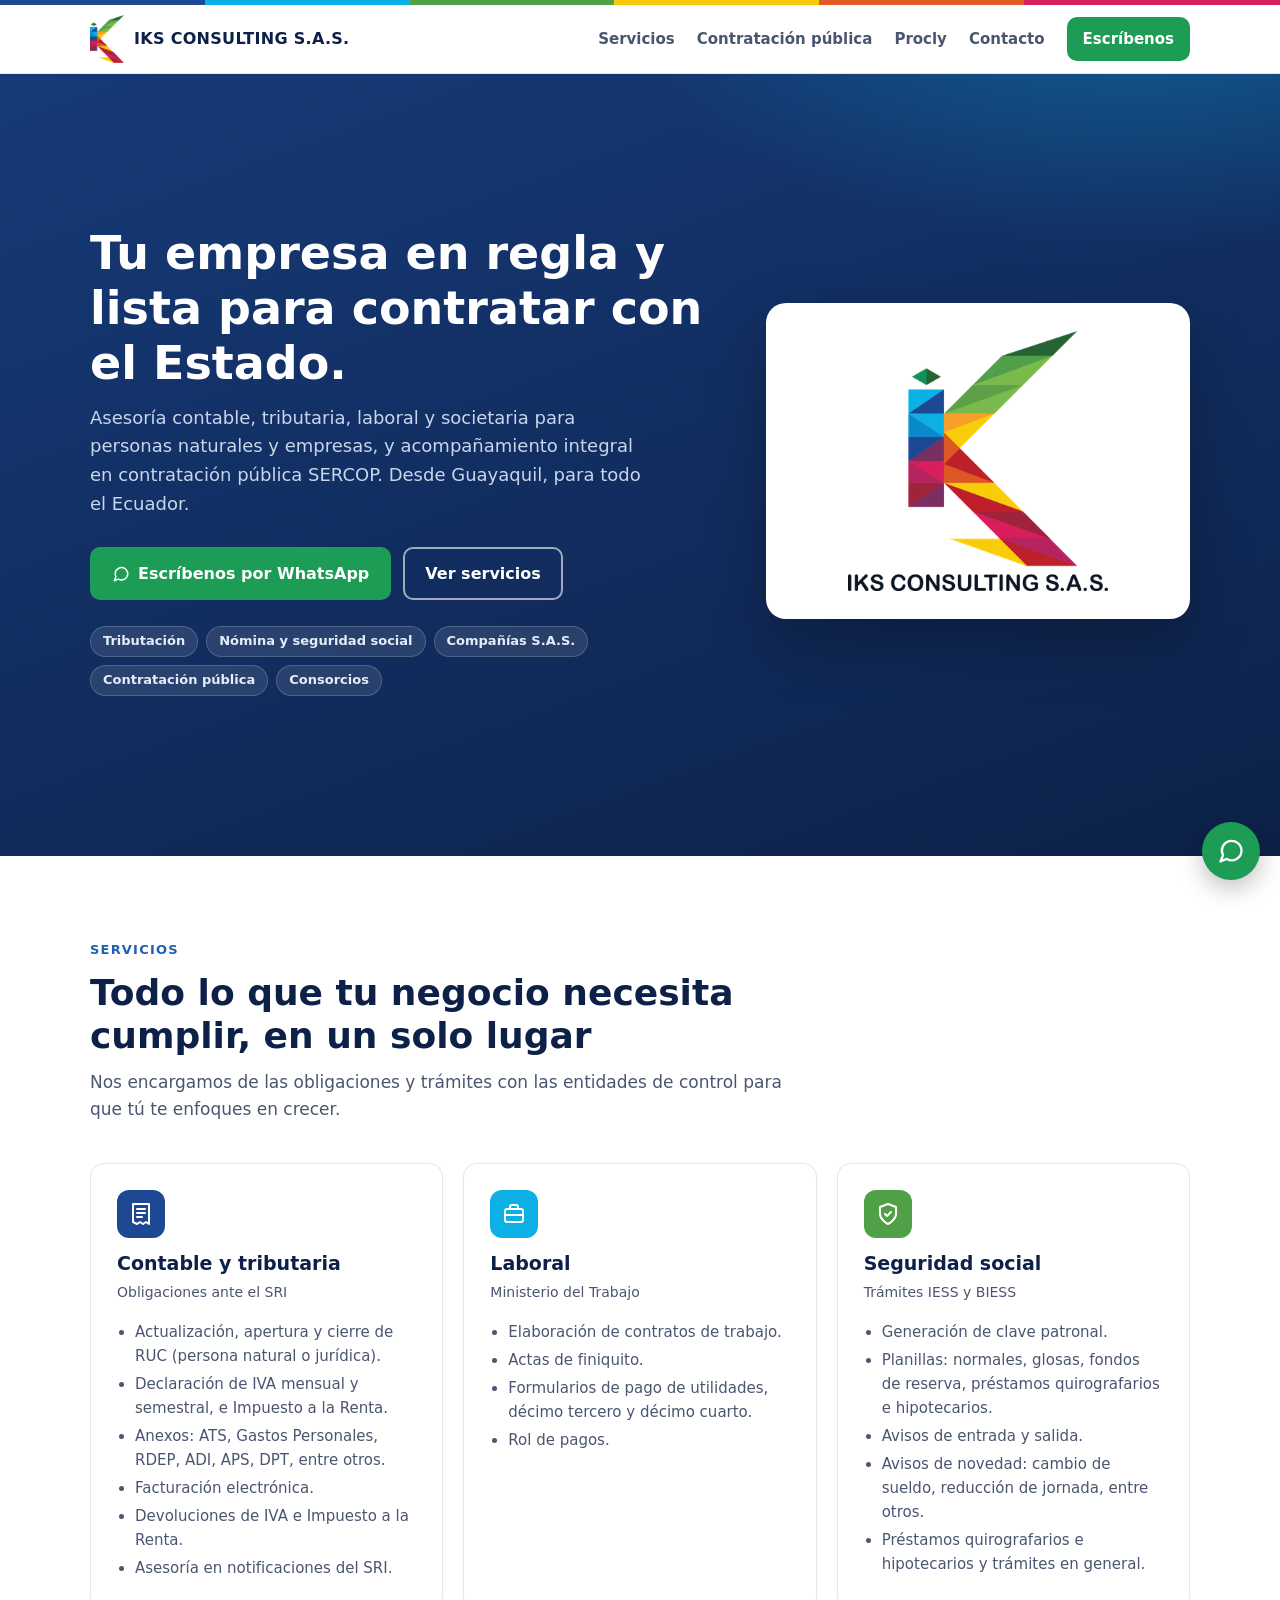
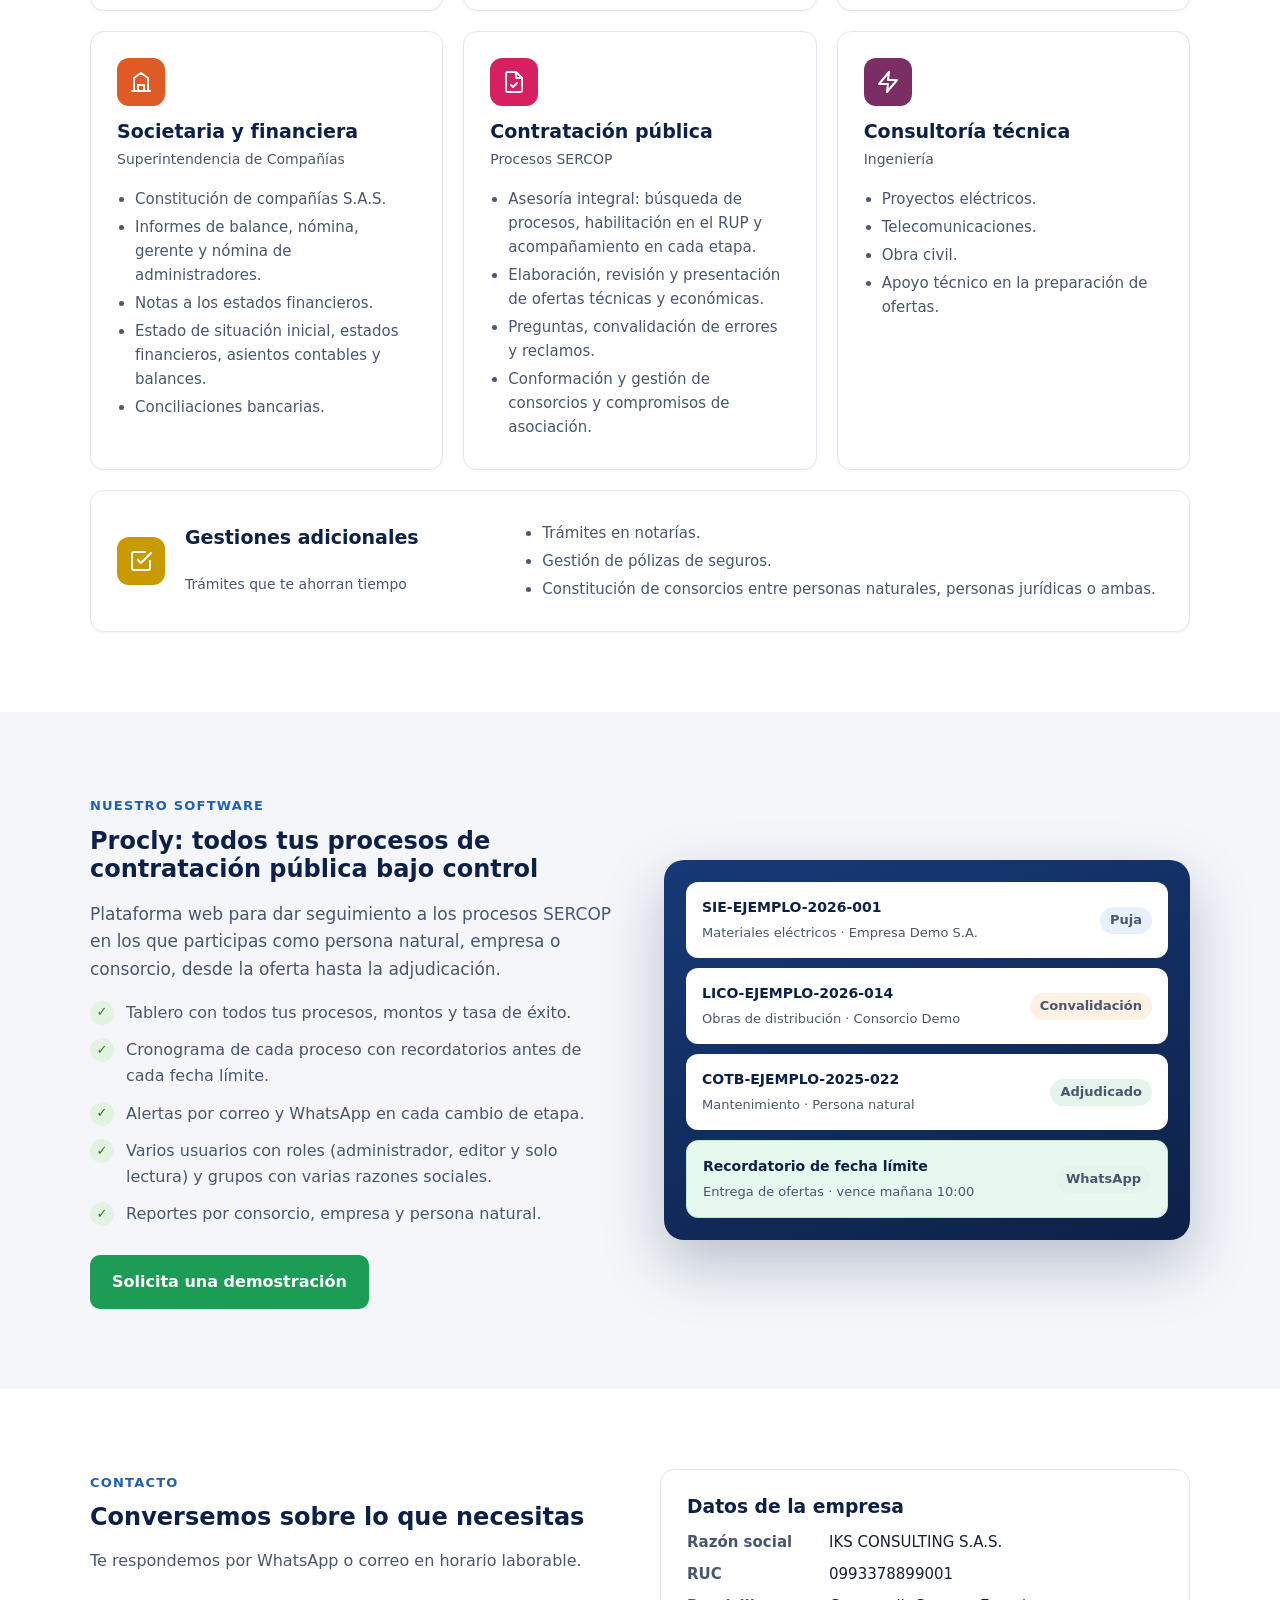
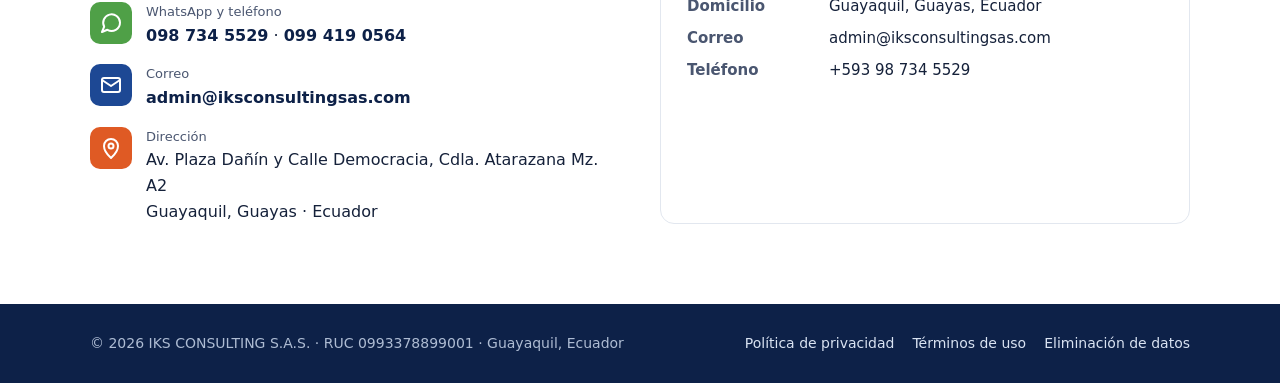
<file: index.html>
<!doctype html>
<html lang="es">
<head>
  <meta charset="utf-8">
  <meta name="viewport" content="width=device-width, initial-scale=1">
  <title>IKS Consulting S.A.S. · Asesoría contable, tributaria y en contratación pública</title>
  <meta name="description" content="IKS Consulting S.A.S. (Guayaquil, Ecuador): asesoría contable, tributaria, laboral, societaria y en contratación pública SERCOP. Creadores de Procly, la plataforma de seguimiento de procesos de contratación pública.">
  <link rel="icon" type="image/png" sizes="32x32" href="assets/favicon-32.png">
  <link rel="apple-touch-icon" href="assets/apple-touch-icon.png">
  <meta name="theme-color" content="#0d2148">
  <meta property="og:title" content="IKS Consulting S.A.S.">
  <meta property="og:description" content="Asesoría contable, tributaria y en contratación pública en Ecuador.">
  <meta property="og:image" content="assets/iks-logo.png">
  <link rel="stylesheet" href="assets/styles.css">
</head>
<body>
  <div class="stripe"></div>
  <header class="header">
    <div class="container">
      <a class="brand" href="#inicio"><img src="assets/iks-mark.png" alt=""><span>IKS CONSULTING S.A.S.</span></a>
      <nav class="nav" aria-label="Principal">
        <a href="#servicios">Servicios</a>
        <a href="#contratacion-publica">Contratación pública</a>
        <a href="#procly">Procly</a>
        <a href="#contacto">Contacto</a>
        <a class="btn btn-wa btn-sm" href="https://wa.me/593987345529?text=Hola%20IKS%20Consulting%2C%20quisiera%20informaci%C3%B3n%20sobre%20sus%20servicios." target="_blank" rel="noopener">Escríbenos</a>
      </nav>
    </div>
  </header>

  <main id="inicio">
    <section class="hero">
      <div class="container">
        <div>
          <h1>Tu empresa en regla y lista para contratar con el Estado.</h1>
          <p>Asesoría contable, tributaria, laboral y societaria para personas naturales y empresas, y acompañamiento integral en contratación pública SERCOP. Desde Guayaquil, para todo el Ecuador.</p>
          <div class="cta">
            <a class="btn btn-wa" href="https://wa.me/593987345529?text=Hola%20IKS%20Consulting%2C%20quisiera%20informaci%C3%B3n%20sobre%20sus%20servicios." target="_blank" rel="noopener">
              <svg viewBox="0 0 24 24" fill="none" stroke="currentColor" stroke-width="2" stroke-linecap="round" stroke-linejoin="round" aria-hidden="true"><path d="M21 11.5a8.4 8.4 0 0 1-12.6 7.3L3 21l2.2-5.3A8.4 8.4 0 1 1 21 11.5z"/></svg>
              Escríbenos por WhatsApp
            </a>
            <a class="btn btn-outline" href="#servicios">Ver servicios</a>
          </div>
          <div class="pills">
            <span class="pill">Tributación</span><span class="pill">Nómina y seguridad social</span>
            <span class="pill">Compañías S.A.S.</span><span class="pill">Contratación pública</span><span class="pill">Consorcios</span>
          </div>
        </div>
        <div class="hero-card"><img src="assets/iks-logo.png" alt="IKS Consulting S.A.S."></div>
      </div>
    </section>

    <section id="servicios">
      <div class="container">
        <div class="section-head">
          <span class="eyebrow">Servicios</span>
          <h2>Todo lo que tu negocio necesita cumplir, en un solo lugar</h2>
          <p>Nos encargamos de las obligaciones y trámites con las entidades de control para que tú te enfoques en crecer.</p>
        </div>
        <div class="grid">
          <article class="card">
            <div class="icon i1"><svg viewBox="0 0 24 24" fill="none" stroke="currentColor" stroke-width="2" stroke-linecap="round" stroke-linejoin="round" aria-hidden="true"><path d="M4 2h16v20l-3-2-3 2-3-2-3 2-4-2z"/><path d="M8 7h8M8 11h8M8 15h5"/></svg></div>
            <h3>Contable y tributaria</h3>
            <p class="sub">Obligaciones ante el SRI</p>
            <ul>
              <li>Actualización, apertura y cierre de RUC (persona natural o jurídica).</li>
              <li>Declaración de IVA mensual y semestral, e Impuesto a la Renta.</li>
              <li>Anexos: ATS, Gastos Personales, RDEP, ADI, APS, DPT, entre otros.</li>
              <li>Facturación electrónica.</li>
              <li>Devoluciones de IVA e Impuesto a la Renta.</li>
              <li>Asesoría en notificaciones del SRI.</li>
            </ul>
          </article>
          <article class="card">
            <div class="icon i2"><svg viewBox="0 0 24 24" fill="none" stroke="currentColor" stroke-width="2" stroke-linecap="round" stroke-linejoin="round" aria-hidden="true"><rect x="3" y="7" width="18" height="13" rx="2"/><path d="M8 7V5a2 2 0 0 1 2-2h4a2 2 0 0 1 2 2v2M3 13h18"/></svg></div>
            <h3>Laboral</h3>
            <p class="sub">Ministerio del Trabajo</p>
            <ul>
              <li>Elaboración de contratos de trabajo.</li>
              <li>Actas de finiquito.</li>
              <li>Formularios de pago de utilidades, décimo tercero y décimo cuarto.</li>
              <li>Rol de pagos.</li>
            </ul>
          </article>
          <article class="card">
            <div class="icon i3"><svg viewBox="0 0 24 24" fill="none" stroke="currentColor" stroke-width="2" stroke-linecap="round" stroke-linejoin="round" aria-hidden="true"><path d="M12 22s8-4 8-10V5l-8-3-8 3v7c0 6 8 10 8 10z"/><path d="m9 12 2 2 4-4"/></svg></div>
            <h3>Seguridad social</h3>
            <p class="sub">Trámites IESS y BIESS</p>
            <ul>
              <li>Generación de clave patronal.</li>
              <li>Planillas: normales, glosas, fondos de reserva, préstamos quirografarios e hipotecarios.</li>
              <li>Avisos de entrada y salida.</li>
              <li>Avisos de novedad: cambio de sueldo, reducción de jornada, entre otros.</li>
              <li>Préstamos quirografarios e hipotecarios y trámites en general.</li>
            </ul>
          </article>
          <article class="card">
            <div class="icon i4"><svg viewBox="0 0 24 24" fill="none" stroke="currentColor" stroke-width="2" stroke-linecap="round" stroke-linejoin="round" aria-hidden="true"><path d="M3 21h18M5 21V8l7-5 7 5v13M9 21v-6h6v6"/></svg></div>
            <h3>Societaria y financiera</h3>
            <p class="sub">Superintendencia de Compañías</p>
            <ul>
              <li>Constitución de compañías S.A.S.</li>
              <li>Informes de balance, nómina, gerente y nómina de administradores.</li>
              <li>Notas a los estados financieros.</li>
              <li>Estado de situación inicial, estados financieros, asientos contables y balances.</li>
              <li>Conciliaciones bancarias.</li>
            </ul>
          </article>
          <article class="card" id="contratacion-publica">
            <div class="icon i5"><svg viewBox="0 0 24 24" fill="none" stroke="currentColor" stroke-width="2" stroke-linecap="round" stroke-linejoin="round" aria-hidden="true"><path d="M14 2H6a2 2 0 0 0-2 2v16a2 2 0 0 0 2 2h12a2 2 0 0 0 2-2V8z"/><path d="M14 2v6h6M9 15l2 2 4-4"/></svg></div>
            <h3>Contratación pública</h3>
            <p class="sub">Procesos SERCOP</p>
            <ul>
              <li>Asesoría integral: búsqueda de procesos, habilitación en el RUP y acompañamiento en cada etapa.</li>
              <li>Elaboración, revisión y presentación de ofertas técnicas y económicas.</li>
              <li>Preguntas, convalidación de errores y reclamos.</li>
              <li>Conformación y gestión de consorcios y compromisos de asociación.</li>
            </ul>
          </article>
          <article class="card">
            <div class="icon i6"><svg viewBox="0 0 24 24" fill="none" stroke="currentColor" stroke-width="2" stroke-linecap="round" stroke-linejoin="round" aria-hidden="true"><path d="M13 2 3 14h9l-1 8 10-12h-9z"/></svg></div>
            <h3>Consultoría técnica</h3>
            <p class="sub">Ingeniería</p>
            <ul>
              <li>Proyectos eléctricos.</li>
              <li>Telecomunicaciones.</li>
              <li>Obra civil.</li>
              <li>Apoyo técnico en la preparación de ofertas.</li>
            </ul>
          </article>
          <article class="card card-wide">
            <div class="icon i7"><svg viewBox="0 0 24 24" fill="none" stroke="currentColor" stroke-width="2" stroke-linecap="round" stroke-linejoin="round" aria-hidden="true"><path d="M9 11l3 3L22 4"/><path d="M21 12v7a2 2 0 0 1-2 2H5a2 2 0 0 1-2-2V5a2 2 0 0 1 2-2h11"/></svg></div>
            <h3>Gestiones adicionales</h3>
            <p class="sub">Trámites que te ahorran tiempo</p>
            <ul>
              <li>Trámites en notarías.</li>
              <li>Gestión de pólizas de seguros.</li>
              <li>Constitución de consorcios entre personas naturales, personas jurídicas o ambas.</li>
            </ul>
          </article>
        </div>
      </div>
    </section>

    <section id="procly" class="procly section-alt">
      <div class="container">
        <div>
          <span class="eyebrow">Nuestro software</span>
          <h2>Procly: todos tus procesos de contratación pública bajo control</h2>
          <p style="color:var(--text-2);font-size:17px">Plataforma web para dar seguimiento a los procesos SERCOP en los que participas como persona natural, empresa o consorcio, desde la oferta hasta la adjudicación.</p>
          <ul>
            <li>Tablero con todos tus procesos, montos y tasa de éxito.</li>
            <li>Cronograma de cada proceso con recordatorios antes de cada fecha límite.</li>
            <li>Alertas por correo y WhatsApp en cada cambio de etapa.</li>
            <li>Varios usuarios con roles (administrador, editor y solo lectura) y grupos con varias razones sociales.</li>
            <li>Reportes por consorcio, empresa y persona natural.</li>
          </ul>
          <a class="btn btn-wa" href="https://wa.me/593987345529?text=Hola%2C%20quisiera%20una%20demostraci%C3%B3n%20de%20Procly." target="_blank" rel="noopener">Solicita una demostración</a>
        </div>
        <div class="mock" aria-hidden="true">
          <div class="mock-row"><div><b>SIE-EJEMPLO-2026-001</b><span>Materiales eléctricos · Empresa Demo S.A.</span></div><span class="tag t-blue">Puja</span></div>
          <div class="mock-row"><div><b>LICO-EJEMPLO-2026-014</b><span>Obras de distribución · Consorcio Demo</span></div><span class="tag t-amber">Convalidación</span></div>
          <div class="mock-row"><div><b>COTB-EJEMPLO-2025-022</b><span>Mantenimiento · Persona natural</span></div><span class="tag t-green">Adjudicado</span></div>
          <div class="mock-row mock-wa"><div><b>Recordatorio de fecha límite</b><span>Entrega de ofertas · vence mañana 10:00</span></div><span class="tag t-green">WhatsApp</span></div>
        </div>
      </div>
    </section>

    <section id="contacto" class="contact">
      <div class="container">
        <div>
          <span class="eyebrow">Contacto</span>
          <h2>Conversemos sobre lo que necesitas</h2>
          <p style="color:var(--text-2);margin-bottom:28px">Te respondemos por WhatsApp o correo en horario laborable.</p>
          <ul class="contact-list">
            <li><span class="icon i3"><svg viewBox="0 0 24 24" fill="none" stroke="currentColor" stroke-width="2" stroke-linecap="round" stroke-linejoin="round" aria-hidden="true"><path d="M21 11.5a8.4 8.4 0 0 1-12.6 7.3L3 21l2.2-5.3A8.4 8.4 0 1 1 21 11.5z"/></svg></span>
              <div><small>WhatsApp y teléfono</small><a href="https://wa.me/593987345529" target="_blank" rel="noopener">098 734 5529</a> · <a href="tel:+593994190564">099 419 0564</a></div></li>
            <li><span class="icon i1"><svg viewBox="0 0 24 24" fill="none" stroke="currentColor" stroke-width="2" stroke-linecap="round" stroke-linejoin="round" aria-hidden="true"><rect x="3" y="5" width="18" height="14" rx="2"/><path d="m3 7 9 6 9-6"/></svg></span>
              <div><small>Correo</small><a href="mailto:admin@iksconsultingsas.com">admin@iksconsultingsas.com</a></div></li>
            <li><span class="icon i4"><svg viewBox="0 0 24 24" fill="none" stroke="currentColor" stroke-width="2" stroke-linecap="round" stroke-linejoin="round" aria-hidden="true"><path d="M12 22s7-6.3 7-12a7 7 0 0 0-14 0c0 5.7 7 12 7 12z"/><circle cx="12" cy="10" r="2.5"/></svg></span>
              <div><small>Dirección</small>Av. Plaza Dañín y Calle Democracia, Cdla. Atarazana Mz. A2<br>Guayaquil, Guayas · Ecuador</div></li>
          </ul>
        </div>
        <div class="legal-box">
          <h3>Datos de la empresa</h3>
          <dl>
            <dt>Razón social</dt><dd>IKS CONSULTING S.A.S.</dd>
            <dt>RUC</dt><dd>0993378899001</dd>
            <dt>Domicilio</dt><dd>Guayaquil, Guayas, Ecuador</dd>
            <dt>Correo</dt><dd>admin@iksconsultingsas.com</dd>
            <dt>Teléfono</dt><dd>+593 98 734 5529</dd>
          </dl>
        </div>
      </div>
    </section>
  </main>

  <footer class="footer">
    <div class="container">
      <span>© <span id="anio">2026</span> IKS CONSULTING S.A.S. · RUC 0993378899001 · Guayaquil, Ecuador</span>
      <span><a href="privacidad.html">Política de privacidad</a><a href="terminos.html">Términos de uso</a><a href="eliminacion-datos.html">Eliminación de datos</a></span>
    </div>
  </footer>

  <a class="wa-float" href="https://wa.me/593987345529" target="_blank" rel="noopener" aria-label="Escríbenos por WhatsApp">
    <svg viewBox="0 0 24 24" fill="none" stroke="#fff" stroke-width="2" stroke-linecap="round" stroke-linejoin="round" aria-hidden="true"><path d="M21 11.5a8.4 8.4 0 0 1-12.6 7.3L3 21l2.2-5.3A8.4 8.4 0 1 1 21 11.5z"/></svg>
  </a>
  <script>document.getElementById('anio').textContent = new Date().getFullYear();</script>
</body>
</html>
</file>
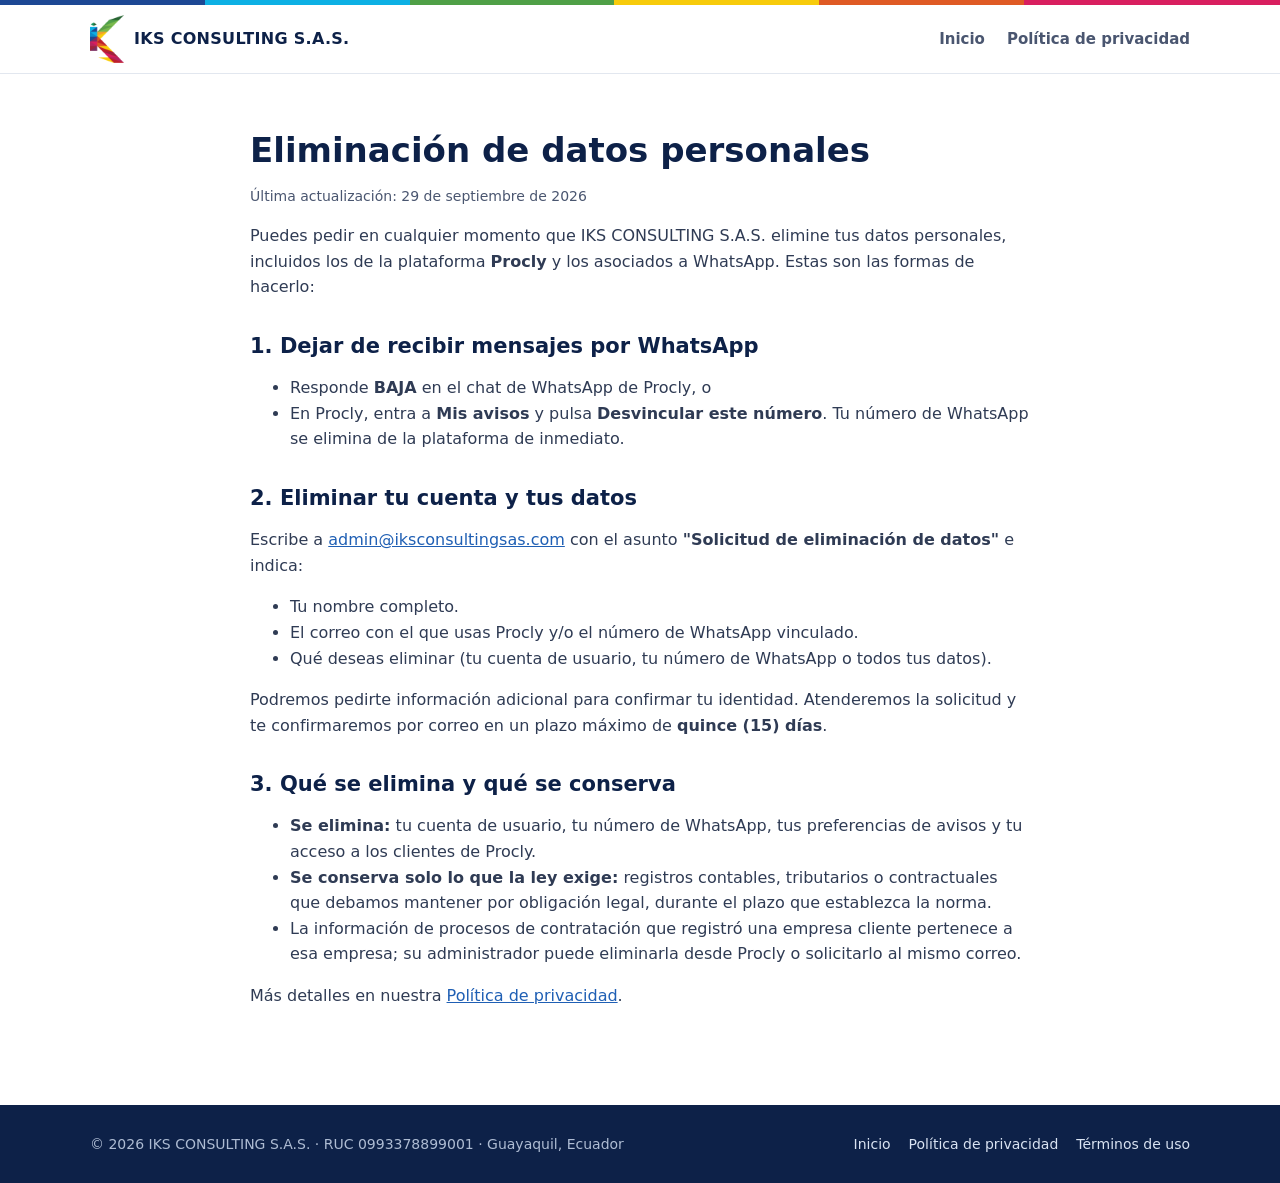
<file: eliminacion-datos.html>
<!doctype html>
<html lang="es">
<head>
  <meta charset="utf-8">
  <meta name="viewport" content="width=device-width, initial-scale=1">
  <title>Eliminación de datos · IKS Consulting S.A.S.</title>
  <meta name="description" content="Cómo solicitar la eliminación de tus datos personales en IKS Consulting S.A.S. y en la plataforma Procly.">
  <link rel="icon" type="image/png" sizes="32x32" href="assets/favicon-32.png">
  <link rel="stylesheet" href="assets/styles.css">
</head>
<body>
  <div class="stripe"></div>
  <header class="header">
    <div class="container">
      <a class="brand" href="index.html"><img src="assets/iks-mark.png" alt=""><span>IKS CONSULTING S.A.S.</span></a>
      <nav class="nav" aria-label="Principal"><a href="index.html">Inicio</a><a href="privacidad.html">Política de privacidad</a></nav>
    </div>
  </header>

  <main class="doc">
    <h1>Eliminación de datos personales</h1>
    <p class="meta">Última actualización: 29 de septiembre de 2026</p>

    <p>Puedes pedir en cualquier momento que IKS CONSULTING S.A.S. elimine tus datos personales, incluidos los de la plataforma <b>Procly</b> y los asociados a WhatsApp. Estas son las formas de hacerlo:</p>

    <h2>1. Dejar de recibir mensajes por WhatsApp</h2>
    <ul>
      <li>Responde <b>BAJA</b> en el chat de WhatsApp de Procly, o</li>
      <li>En Procly, entra a <b>Mis avisos</b> y pulsa <b>Desvincular este número</b>. Tu número de WhatsApp se elimina de la plataforma de inmediato.</li>
    </ul>

    <h2>2. Eliminar tu cuenta y tus datos</h2>
    <p>Escribe a <a href="mailto:admin@iksconsultingsas.com?subject=Solicitud%20de%20eliminaci%C3%B3n%20de%20datos">admin@iksconsultingsas.com</a> con el asunto <b>"Solicitud de eliminación de datos"</b> e indica:</p>
    <ul>
      <li>Tu nombre completo.</li>
      <li>El correo con el que usas Procly y/o el número de WhatsApp vinculado.</li>
      <li>Qué deseas eliminar (tu cuenta de usuario, tu número de WhatsApp o todos tus datos).</li>
    </ul>
    <p>Podremos pedirte información adicional para confirmar tu identidad. Atenderemos la solicitud y te confirmaremos por correo en un plazo máximo de <b>quince (15) días</b>.</p>

    <h2>3. Qué se elimina y qué se conserva</h2>
    <ul>
      <li><b>Se elimina:</b> tu cuenta de usuario, tu número de WhatsApp, tus preferencias de avisos y tu acceso a los clientes de Procly.</li>
      <li><b>Se conserva solo lo que la ley exige:</b> registros contables, tributarios o contractuales que debamos mantener por obligación legal, durante el plazo que establezca la norma.</li>
      <li>La información de procesos de contratación que registró una empresa cliente pertenece a esa empresa; su administrador puede eliminarla desde Procly o solicitarlo al mismo correo.</li>
    </ul>

    <p>Más detalles en nuestra <a href="privacidad.html">Política de privacidad</a>.</p>
  </main>

  <footer class="footer">
    <div class="container">
      <span>© 2026 IKS CONSULTING S.A.S. · RUC 0993378899001 · Guayaquil, Ecuador</span>
      <span><a href="index.html">Inicio</a><a href="privacidad.html">Política de privacidad</a><a href="terminos.html">Términos de uso</a></span>
    </div>
  </footer>
</body>
</html>
</file>
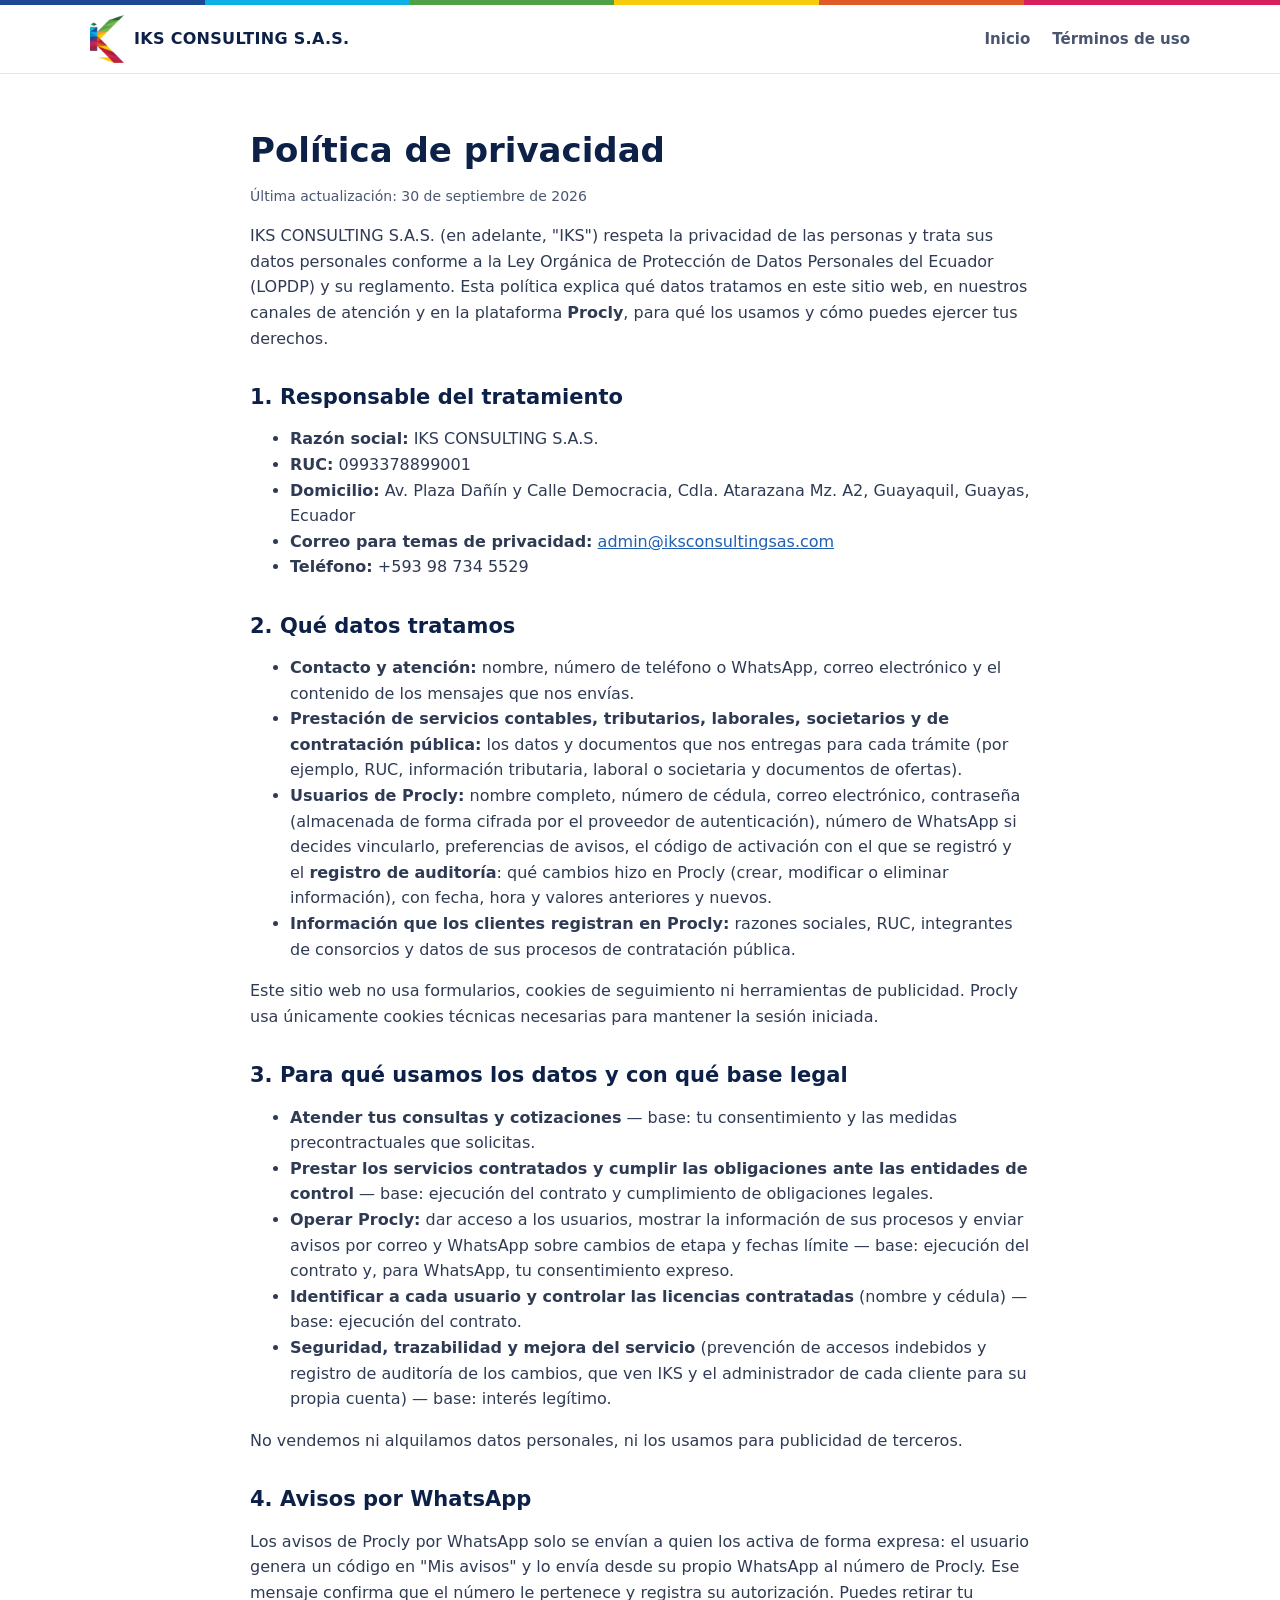
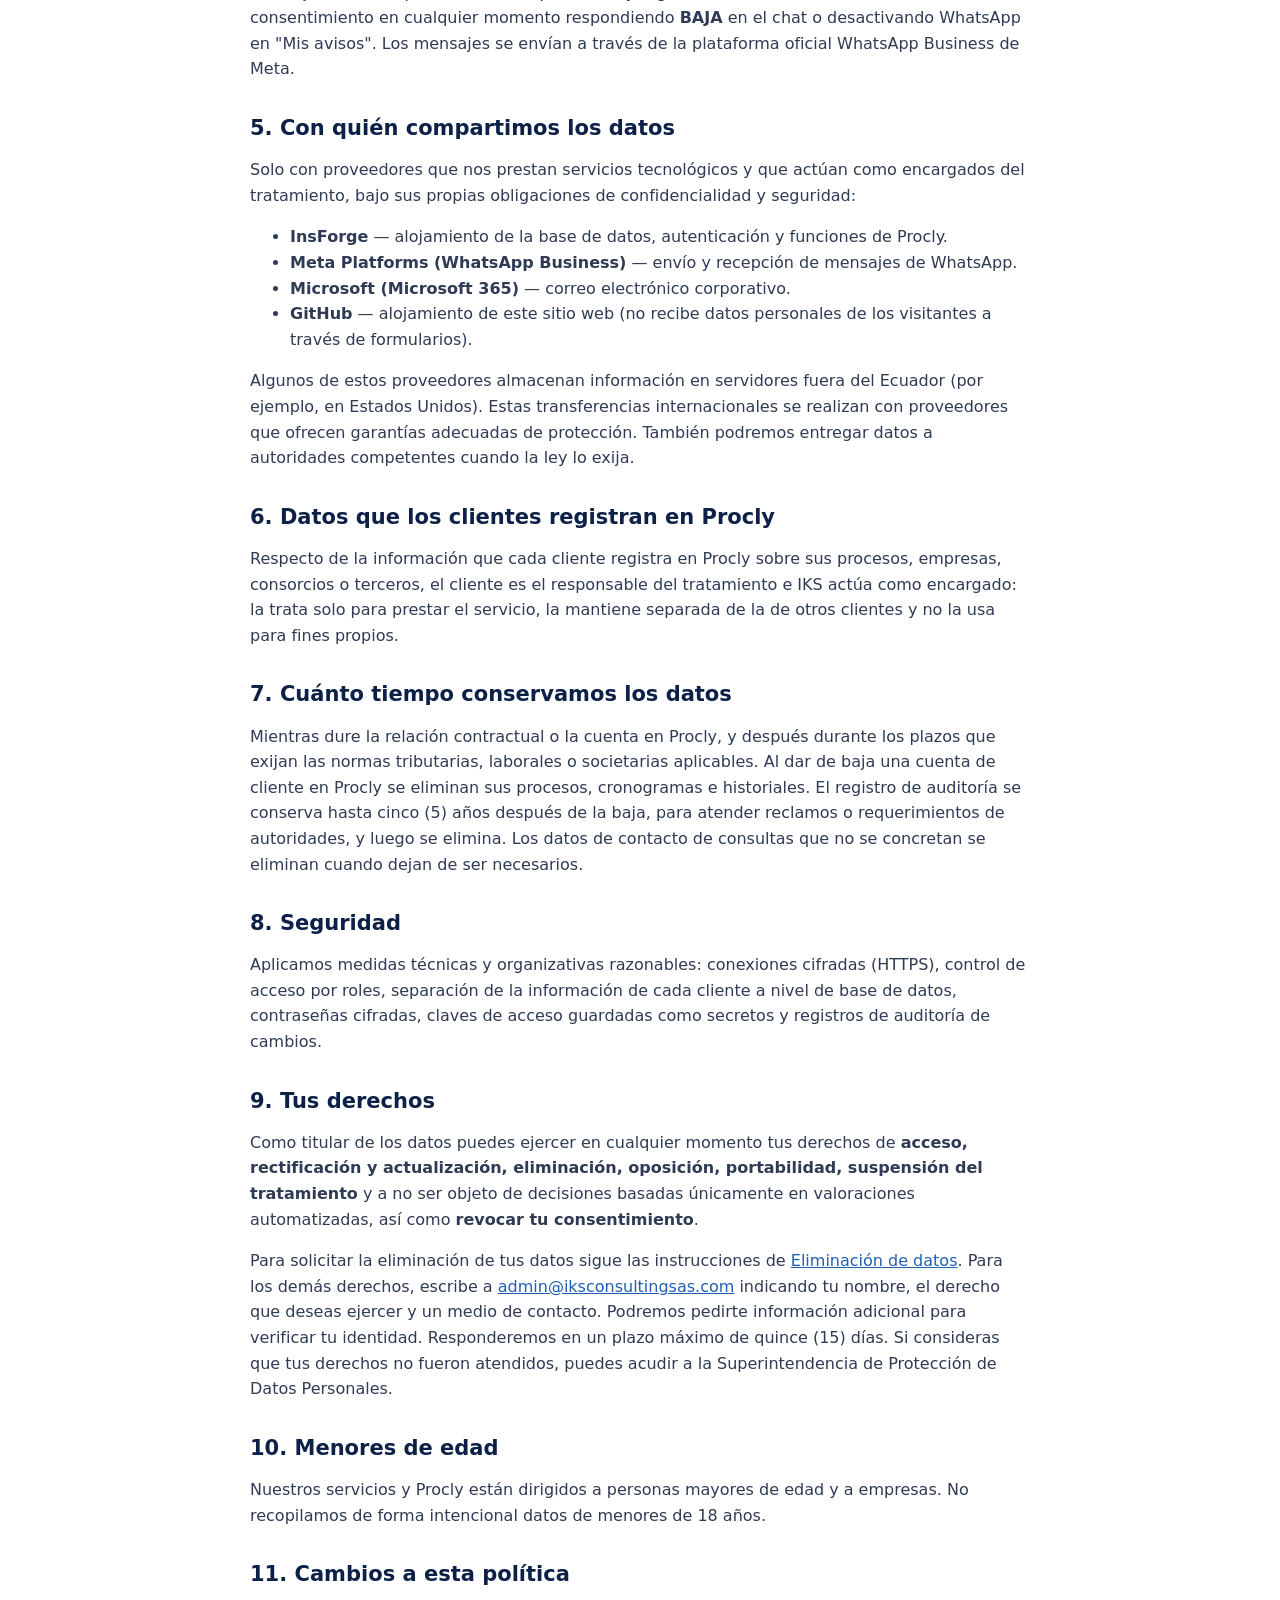
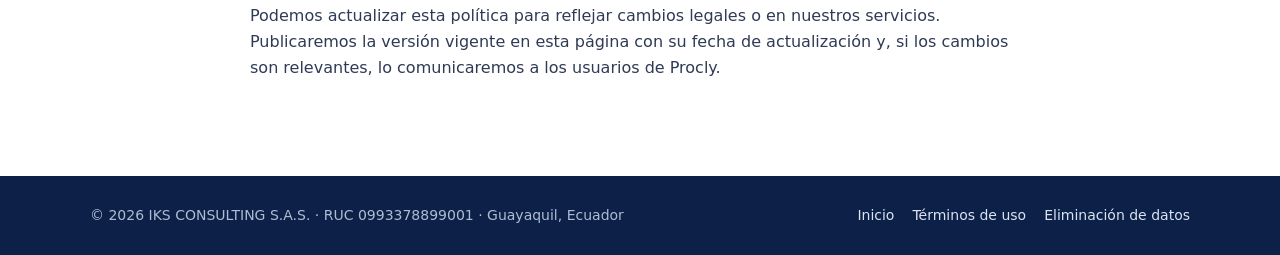
<file: privacidad.html>
<!doctype html>
<html lang="es">
<head>
  <meta charset="utf-8">
  <meta name="viewport" content="width=device-width, initial-scale=1">
  <title>Política de privacidad · IKS Consulting S.A.S.</title>
  <meta name="description" content="Política de privacidad y protección de datos personales de IKS Consulting S.A.S. y de la plataforma Procly.">
  <link rel="icon" type="image/png" sizes="32x32" href="assets/favicon-32.png">
  <link rel="stylesheet" href="assets/styles.css">
</head>
<body>
  <div class="stripe"></div>
  <header class="header">
    <div class="container">
      <a class="brand" href="index.html"><img src="assets/iks-mark.png" alt=""><span>IKS CONSULTING S.A.S.</span></a>
      <nav class="nav" aria-label="Principal"><a href="index.html">Inicio</a><a href="terminos.html">Términos de uso</a></nav>
    </div>
  </header>

  <main class="doc">
    <h1>Política de privacidad</h1>
    <p class="meta">Última actualización: 30 de septiembre de 2026</p>

    <p>IKS CONSULTING S.A.S. (en adelante, "IKS") respeta la privacidad de las personas y trata sus datos personales conforme a la Ley Orgánica de Protección de Datos Personales del Ecuador (LOPDP) y su reglamento. Esta política explica qué datos tratamos en este sitio web, en nuestros canales de atención y en la plataforma <b>Procly</b>, para qué los usamos y cómo puedes ejercer tus derechos.</p>

    <h2>1. Responsable del tratamiento</h2>
    <ul>
      <li><b>Razón social:</b> IKS CONSULTING S.A.S.</li>
      <li><b>RUC:</b> 0993378899001</li>
      <li><b>Domicilio:</b> Av. Plaza Dañín y Calle Democracia, Cdla. Atarazana Mz. A2, Guayaquil, Guayas, Ecuador</li>
      <li><b>Correo para temas de privacidad:</b> <a href="mailto:admin@iksconsultingsas.com">admin@iksconsultingsas.com</a></li>
      <li><b>Teléfono:</b> +593 98 734 5529</li>
    </ul>

    <h2>2. Qué datos tratamos</h2>
    <ul>
      <li><b>Contacto y atención:</b> nombre, número de teléfono o WhatsApp, correo electrónico y el contenido de los mensajes que nos envías.</li>
      <li><b>Prestación de servicios contables, tributarios, laborales, societarios y de contratación pública:</b> los datos y documentos que nos entregas para cada trámite (por ejemplo, RUC, información tributaria, laboral o societaria y documentos de ofertas).</li>
      <li><b>Usuarios de Procly:</b> nombre completo, número de cédula, correo electrónico, contraseña (almacenada de forma cifrada por el proveedor de autenticación), número de WhatsApp si decides vincularlo, preferencias de avisos, el código de activación con el que se registró y el <b>registro de auditoría</b>: qué cambios hizo en Procly (crear, modificar o eliminar información), con fecha, hora y valores anteriores y nuevos.</li>
      <li><b>Información que los clientes registran en Procly:</b> razones sociales, RUC, integrantes de consorcios y datos de sus procesos de contratación pública.</li>
    </ul>
    <p>Este sitio web no usa formularios, cookies de seguimiento ni herramientas de publicidad. Procly usa únicamente cookies técnicas necesarias para mantener la sesión iniciada.</p>

    <h2>3. Para qué usamos los datos y con qué base legal</h2>
    <ul>
      <li><b>Atender tus consultas y cotizaciones</b> — base: tu consentimiento y las medidas precontractuales que solicitas.</li>
      <li><b>Prestar los servicios contratados y cumplir las obligaciones ante las entidades de control</b> — base: ejecución del contrato y cumplimiento de obligaciones legales.</li>
      <li><b>Operar Procly:</b> dar acceso a los usuarios, mostrar la información de sus procesos y enviar avisos por correo y WhatsApp sobre cambios de etapa y fechas límite — base: ejecución del contrato y, para WhatsApp, tu consentimiento expreso.</li>
      <li><b>Identificar a cada usuario y controlar las licencias contratadas</b> (nombre y cédula) — base: ejecución del contrato.</li>
      <li><b>Seguridad, trazabilidad y mejora del servicio</b> (prevención de accesos indebidos y registro de auditoría de los cambios, que ven IKS y el administrador de cada cliente para su propia cuenta) — base: interés legítimo.</li>
    </ul>
    <p>No vendemos ni alquilamos datos personales, ni los usamos para publicidad de terceros.</p>

    <h2>4. Avisos por WhatsApp</h2>
    <p>Los avisos de Procly por WhatsApp solo se envían a quien los activa de forma expresa: el usuario genera un código en "Mis avisos" y lo envía desde su propio WhatsApp al número de Procly. Ese mensaje confirma que el número le pertenece y registra su autorización. Puedes retirar tu consentimiento en cualquier momento respondiendo <b>BAJA</b> en el chat o desactivando WhatsApp en "Mis avisos". Los mensajes se envían a través de la plataforma oficial WhatsApp Business de Meta.</p>

    <h2>5. Con quién compartimos los datos</h2>
    <p>Solo con proveedores que nos prestan servicios tecnológicos y que actúan como encargados del tratamiento, bajo sus propias obligaciones de confidencialidad y seguridad:</p>
    <ul>
      <li><b>InsForge</b> — alojamiento de la base de datos, autenticación y funciones de Procly.</li>
      <li><b>Meta Platforms (WhatsApp Business)</b> — envío y recepción de mensajes de WhatsApp.</li>
      <li><b>Microsoft (Microsoft 365)</b> — correo electrónico corporativo.</li>
      <li><b>GitHub</b> — alojamiento de este sitio web (no recibe datos personales de los visitantes a través de formularios).</li>
    </ul>
    <p>Algunos de estos proveedores almacenan información en servidores fuera del Ecuador (por ejemplo, en Estados Unidos). Estas transferencias internacionales se realizan con proveedores que ofrecen garantías adecuadas de protección. También podremos entregar datos a autoridades competentes cuando la ley lo exija.</p>

    <h2>6. Datos que los clientes registran en Procly</h2>
    <p>Respecto de la información que cada cliente registra en Procly sobre sus procesos, empresas, consorcios o terceros, el cliente es el responsable del tratamiento e IKS actúa como encargado: la trata solo para prestar el servicio, la mantiene separada de la de otros clientes y no la usa para fines propios.</p>

    <h2>7. Cuánto tiempo conservamos los datos</h2>
    <p>Mientras dure la relación contractual o la cuenta en Procly, y después durante los plazos que exijan las normas tributarias, laborales o societarias aplicables. Al dar de baja una cuenta de cliente en Procly se eliminan sus procesos, cronogramas e historiales. El registro de auditoría se conserva hasta cinco (5) años después de la baja, para atender reclamos o requerimientos de autoridades, y luego se elimina. Los datos de contacto de consultas que no se concretan se eliminan cuando dejan de ser necesarios.</p>

    <h2>8. Seguridad</h2>
    <p>Aplicamos medidas técnicas y organizativas razonables: conexiones cifradas (HTTPS), control de acceso por roles, separación de la información de cada cliente a nivel de base de datos, contraseñas cifradas, claves de acceso guardadas como secretos y registros de auditoría de cambios.</p>

    <h2>9. Tus derechos</h2>
    <p>Como titular de los datos puedes ejercer en cualquier momento tus derechos de <b>acceso, rectificación y actualización, eliminación, oposición, portabilidad, suspensión del tratamiento</b> y a no ser objeto de decisiones basadas únicamente en valoraciones automatizadas, así como <b>revocar tu consentimiento</b>.</p>
    <p>Para solicitar la eliminación de tus datos sigue las instrucciones de <a href="eliminacion-datos.html">Eliminación de datos</a>. Para los demás derechos, escribe a <a href="mailto:admin@iksconsultingsas.com">admin@iksconsultingsas.com</a> indicando tu nombre, el derecho que deseas ejercer y un medio de contacto. Podremos pedirte información adicional para verificar tu identidad. Responderemos en un plazo máximo de quince (15) días. Si consideras que tus derechos no fueron atendidos, puedes acudir a la Superintendencia de Protección de Datos Personales.</p>

    <h2>10. Menores de edad</h2>
    <p>Nuestros servicios y Procly están dirigidos a personas mayores de edad y a empresas. No recopilamos de forma intencional datos de menores de 18 años.</p>

    <h2>11. Cambios a esta política</h2>
    <p>Podemos actualizar esta política para reflejar cambios legales o en nuestros servicios. Publicaremos la versión vigente en esta página con su fecha de actualización y, si los cambios son relevantes, lo comunicaremos a los usuarios de Procly.</p>
  </main>

  <footer class="footer">
    <div class="container">
      <span>© 2026 IKS CONSULTING S.A.S. · RUC 0993378899001 · Guayaquil, Ecuador</span>
      <span><a href="index.html">Inicio</a><a href="terminos.html">Términos de uso</a><a href="eliminacion-datos.html">Eliminación de datos</a></span>
    </div>
  </footer>
</body>
</html>
</file>
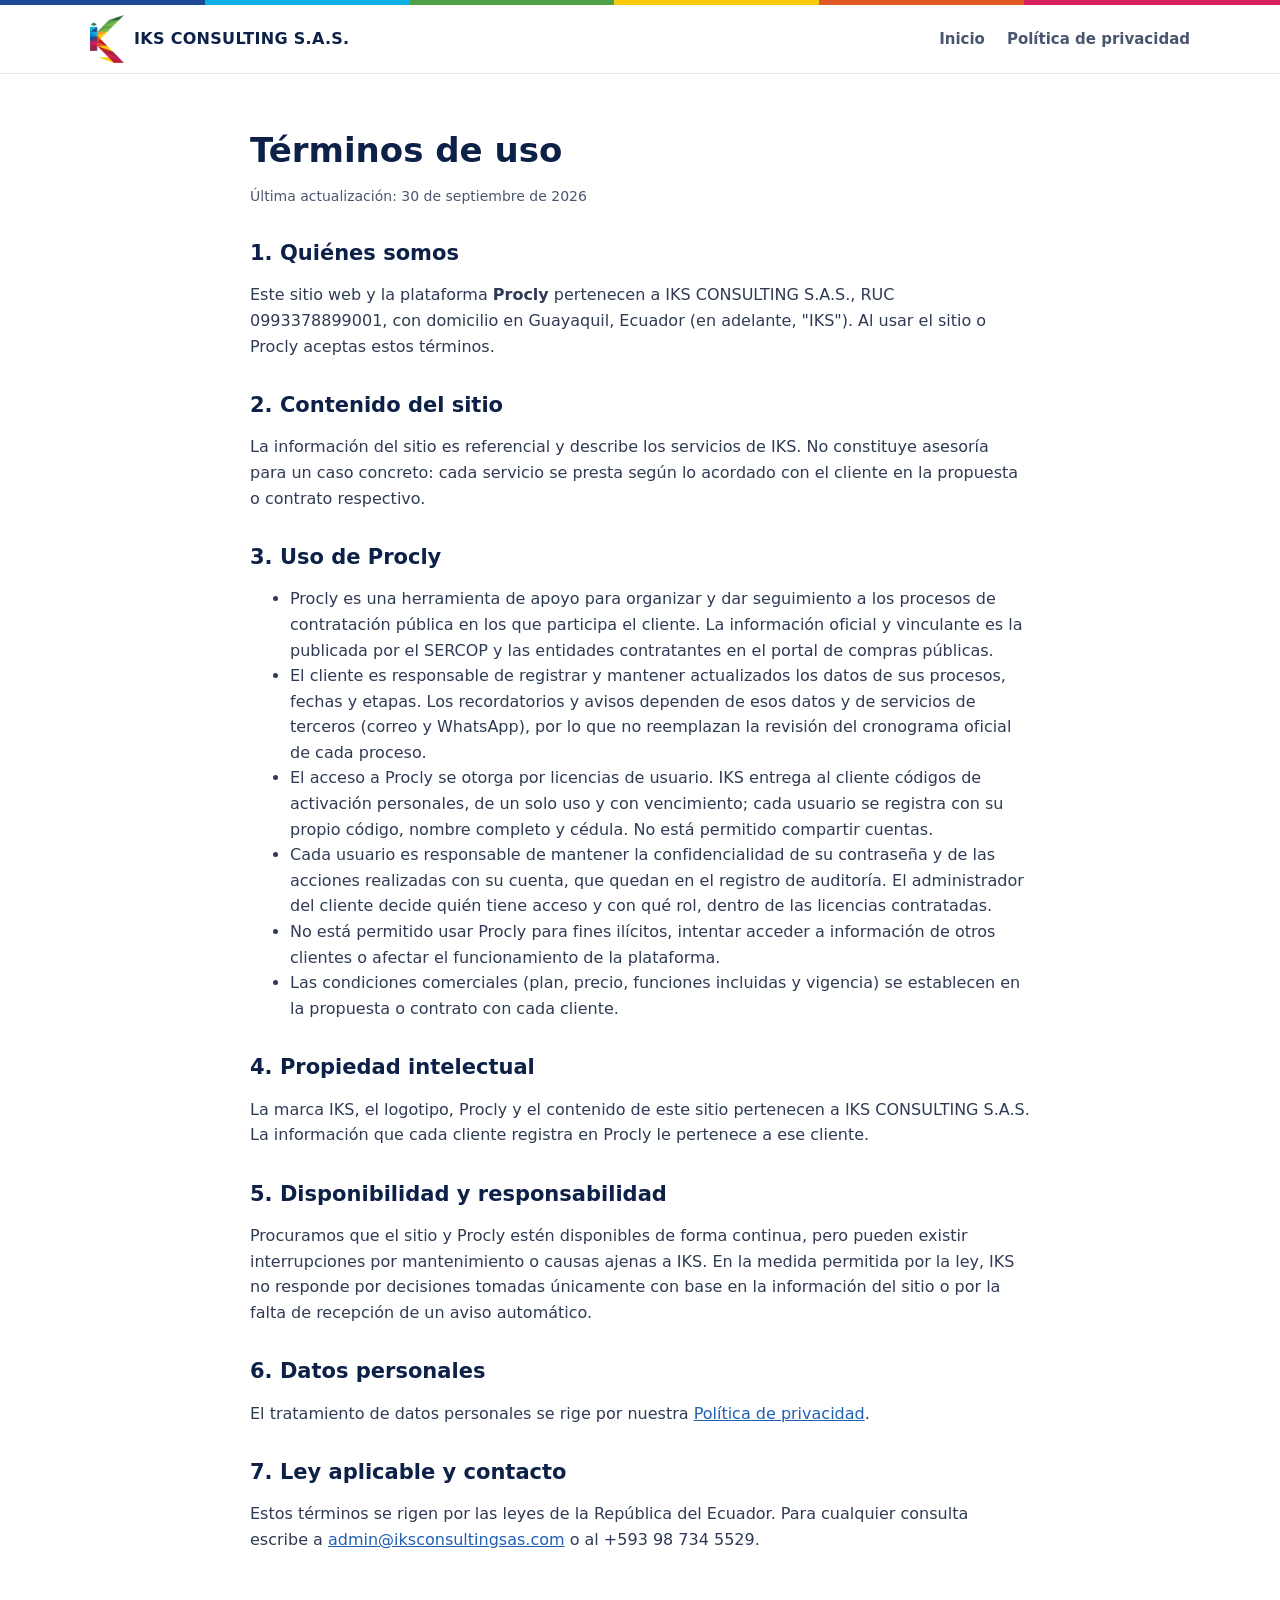
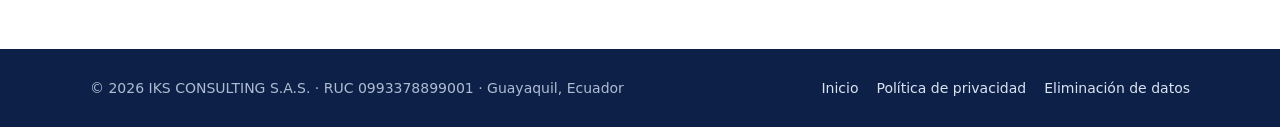
<file: terminos.html>
<!doctype html>
<html lang="es">
<head>
  <meta charset="utf-8">
  <meta name="viewport" content="width=device-width, initial-scale=1">
  <title>Términos de uso · IKS Consulting S.A.S.</title>
  <meta name="description" content="Términos de uso del sitio web de IKS Consulting S.A.S. y de la plataforma Procly.">
  <link rel="icon" type="image/png" sizes="32x32" href="assets/favicon-32.png">
  <link rel="stylesheet" href="assets/styles.css">
</head>
<body>
  <div class="stripe"></div>
  <header class="header">
    <div class="container">
      <a class="brand" href="index.html"><img src="assets/iks-mark.png" alt=""><span>IKS CONSULTING S.A.S.</span></a>
      <nav class="nav" aria-label="Principal"><a href="index.html">Inicio</a><a href="privacidad.html">Política de privacidad</a></nav>
    </div>
  </header>

  <main class="doc">
    <h1>Términos de uso</h1>
    <p class="meta">Última actualización: 30 de septiembre de 2026</p>

    <h2>1. Quiénes somos</h2>
    <p>Este sitio web y la plataforma <b>Procly</b> pertenecen a IKS CONSULTING S.A.S., RUC 0993378899001, con domicilio en Guayaquil, Ecuador (en adelante, "IKS"). Al usar el sitio o Procly aceptas estos términos.</p>

    <h2>2. Contenido del sitio</h2>
    <p>La información del sitio es referencial y describe los servicios de IKS. No constituye asesoría para un caso concreto: cada servicio se presta según lo acordado con el cliente en la propuesta o contrato respectivo.</p>

    <h2>3. Uso de Procly</h2>
    <ul>
      <li>Procly es una herramienta de apoyo para organizar y dar seguimiento a los procesos de contratación pública en los que participa el cliente. La información oficial y vinculante es la publicada por el SERCOP y las entidades contratantes en el portal de compras públicas.</li>
      <li>El cliente es responsable de registrar y mantener actualizados los datos de sus procesos, fechas y etapas. Los recordatorios y avisos dependen de esos datos y de servicios de terceros (correo y WhatsApp), por lo que no reemplazan la revisión del cronograma oficial de cada proceso.</li>
      <li>El acceso a Procly se otorga por licencias de usuario. IKS entrega al cliente códigos de activación personales, de un solo uso y con vencimiento; cada usuario se registra con su propio código, nombre completo y cédula. No está permitido compartir cuentas.</li>
      <li>Cada usuario es responsable de mantener la confidencialidad de su contraseña y de las acciones realizadas con su cuenta, que quedan en el registro de auditoría. El administrador del cliente decide quién tiene acceso y con qué rol, dentro de las licencias contratadas.</li>
      <li>No está permitido usar Procly para fines ilícitos, intentar acceder a información de otros clientes o afectar el funcionamiento de la plataforma.</li>
      <li>Las condiciones comerciales (plan, precio, funciones incluidas y vigencia) se establecen en la propuesta o contrato con cada cliente.</li>
    </ul>

    <h2>4. Propiedad intelectual</h2>
    <p>La marca IKS, el logotipo, Procly y el contenido de este sitio pertenecen a IKS CONSULTING S.A.S. La información que cada cliente registra en Procly le pertenece a ese cliente.</p>

    <h2>5. Disponibilidad y responsabilidad</h2>
    <p>Procuramos que el sitio y Procly estén disponibles de forma continua, pero pueden existir interrupciones por mantenimiento o causas ajenas a IKS. En la medida permitida por la ley, IKS no responde por decisiones tomadas únicamente con base en la información del sitio o por la falta de recepción de un aviso automático.</p>

    <h2>6. Datos personales</h2>
    <p>El tratamiento de datos personales se rige por nuestra <a href="privacidad.html">Política de privacidad</a>.</p>

    <h2>7. Ley aplicable y contacto</h2>
    <p>Estos términos se rigen por las leyes de la República del Ecuador. Para cualquier consulta escribe a <a href="mailto:admin@iksconsultingsas.com">admin@iksconsultingsas.com</a> o al +593 98 734 5529.</p>
  </main>

  <footer class="footer">
    <div class="container">
      <span>© 2026 IKS CONSULTING S.A.S. · RUC 0993378899001 · Guayaquil, Ecuador</span>
      <span><a href="index.html">Inicio</a><a href="privacidad.html">Política de privacidad</a><a href="eliminacion-datos.html">Eliminación de datos</a></span>
    </div>
  </footer>
</body>
</html>
</file>
<file: assets/styles.css>
/* IKS Consulting S.A.S. — sitio web */
:root {
  --navy-900: #0d2148; --navy-800: #163a78; --navy-700: #1d4894; --navy-600: #1f5fb4;
  --cyan: #0db0e4; --green: #4fa047; --yellow: #f7cb0b; --orange: #df5a24; --magenta: #d81f5f;
  --bg: #ffffff; --bg-2: #f4f6fa; --text: #15213a; --text-2: #4a5670; --border: #e2e7ef;
  --radius: 14px;
  --stripe: linear-gradient(90deg, #1d4894 0 16%, #0db0e4 16% 32%, #4fa047 32% 48%, #f7cb0b 48% 64%, #df5a24 64% 80%, #d81f5f 80% 100%);
  --font: "Segoe UI", system-ui, -apple-system, Roboto, "Helvetica Neue", Arial, sans-serif;
}
* { box-sizing: border-box; }
html { scroll-behavior: smooth; }
body { margin: 0; font: 16px/1.6 var(--font); color: var(--text); background: var(--bg); -webkit-font-smoothing: antialiased; }
img { max-width: 100%; display: block; }
a { color: var(--navy-600); }
h1, h2, h3 { line-height: 1.2; margin: 0 0 12px; color: var(--navy-900); }
.container { width: 100%; max-width: 1140px; margin: 0 auto; padding: 0 20px; }
.stripe { height: 5px; background: var(--stripe); }

/* Encabezado */
.header { position: sticky; top: 0; z-index: 10; background: rgba(255,255,255,.96); backdrop-filter: blur(6px); border-bottom: 1px solid var(--border); }
.header .container { display: flex; align-items: center; justify-content: space-between; gap: 16px; height: 68px; }
.brand { display: flex; align-items: center; gap: 10px; text-decoration: none; color: var(--navy-900); font-weight: 800; letter-spacing: .3px; }
.brand img { width: 34px; height: auto; }
.nav { display: flex; align-items: center; gap: 22px; }
.nav a { color: var(--text-2); text-decoration: none; font-weight: 600; font-size: 15px; }
.nav a:hover { color: var(--navy-700); }
.btn { display: inline-flex; align-items: center; justify-content: center; gap: 8px; padding: 12px 20px; border-radius: 10px; font-weight: 700; text-decoration: none; border: 2px solid transparent; transition: transform .1s, background .15s; }
.btn:hover { transform: translateY(-1px); }
.btn-wa { background: #1c9c55; color: #fff !important; }
.btn-wa:hover { background: #168047; }
.btn-light { background: #fff; color: var(--navy-800) !important; }
.btn-outline { border-color: rgba(255,255,255,.6); color: #fff !important; }
.btn-outline:hover { background: rgba(255,255,255,.1); }
.btn-sm { padding: 8px 14px; font-size: 14px; }
.btn svg { width: 18px; height: 18px; flex: none; }

/* Portada */
.hero { background: radial-gradient(900px 420px at 90% -10%, rgba(13,176,228,.35), transparent 60%), linear-gradient(160deg, var(--navy-800), var(--navy-900)); color: #e6edf8; }
.hero .container { display: grid; grid-template-columns: 1.2fr .8fr; gap: 40px; align-items: center; padding-top: 72px; padding-bottom: 80px; }
.hero h1 { color: #fff; font-size: clamp(30px, 4.4vw, 46px); font-weight: 800; }
.hero p { font-size: 18px; color: #c9d6ea; max-width: 560px; margin: 0 0 28px; }
.hero .cta { display: flex; gap: 12px; flex-wrap: wrap; }
.hero-card { background: #fff; border-radius: 20px; padding: 28px; box-shadow: 0 24px 60px rgba(0,0,0,.25); }
.hero-card img { max-width: 260px; margin: 0 auto; }
.pills { display: flex; flex-wrap: wrap; gap: 8px; margin-top: 26px; }
.pill { font-size: 13px; font-weight: 600; background: rgba(255,255,255,.1); border: 1px solid rgba(255,255,255,.18); color: #e6edf8; padding: 4px 12px; border-radius: 99px; }

/* Secciones */
section { padding: 80px 0; }
.section-alt { background: var(--bg-2); }
.section-head { max-width: 720px; margin-bottom: 40px; }
.section-head h2 { font-size: clamp(26px, 3.2vw, 36px); }
.section-head p { color: var(--text-2); font-size: 17px; margin: 0; }
.eyebrow { display: inline-block; font-size: 13px; font-weight: 800; letter-spacing: 1.2px; text-transform: uppercase; color: var(--navy-600); margin-bottom: 10px; }

.grid { display: grid; grid-template-columns: repeat(3, minmax(0, 1fr)); gap: 20px; }
.card { background: #fff; border: 1px solid var(--border); border-radius: var(--radius); padding: 26px; box-shadow: 0 1px 3px rgba(16,24,40,.05); display: flex; flex-direction: column; }
.card h3 { font-size: 19px; margin-top: 14px; }
.card .sub { color: var(--text-2); font-size: 14px; margin: -6px 0 12px; }
.card ul { margin: 0; padding-left: 18px; color: var(--text-2); font-size: 15px; }
.card li { margin: 4px 0; }
.icon { width: 48px; height: 48px; border-radius: 12px; display: grid; place-items: center; color: #fff; }
.icon svg { width: 24px; height: 24px; }
.i1 { background: var(--navy-700); } .i2 { background: var(--cyan); } .i3 { background: var(--green); }
.i4 { background: var(--orange); } .i5 { background: var(--magenta); } .i6 { background: #7b2e63; } .i7 { background: #c99a00; }

.card-wide { grid-column: 1 / -1; display: grid; grid-template-columns: auto 1fr 2fr; gap: 6px 20px; align-items: center; }
.card-wide h3 { margin: 0; }
.card-wide .sub { margin: 0; grid-column: 2; }
.card-wide .icon { grid-row: span 2; }
.card-wide ul { grid-column: 3; grid-row: 1 / span 2; }

/* Procly */
.procly .container { display: grid; grid-template-columns: 1fr 1fr; gap: 48px; align-items: center; }
.procly ul { list-style: none; padding: 0; margin: 0 0 28px; display: grid; gap: 12px; }
.procly li { display: flex; gap: 12px; align-items: flex-start; color: var(--text-2); }
.procly li::before { content: "✓"; flex: none; width: 24px; height: 24px; border-radius: 50%; background: #e3f3e1; color: #2f7d27; font-weight: 800; display: grid; place-items: center; font-size: 13px; margin-top: 1px; }
.mock { background: linear-gradient(160deg, var(--navy-800), var(--navy-900)); border-radius: 20px; padding: 22px; box-shadow: 0 24px 60px rgba(13,33,72,.25); }
.mock-row { background: #fff; border-radius: 12px; padding: 14px 16px; margin-bottom: 10px; display: flex; justify-content: space-between; gap: 12px; align-items: center; }
.mock-row:last-child { margin-bottom: 0; }
.mock-row b { display: block; color: var(--navy-900); font-size: 14px; }
.mock-row span { color: var(--text-2); font-size: 13px; }
.tag { font-size: 12px; font-weight: 700; padding: 3px 10px; border-radius: 99px; white-space: nowrap; }
.t-blue { background: #e8f0fb; color: #1d63c2; } .t-green { background: #e5f5ec; color: #137a4b; } .t-amber { background: #fdf1e1; color: #a55a00; }
.mock-wa { background: #e7f8ee; border: 1px solid #bfe7cf; }

/* Contacto */
.contact .container { display: grid; grid-template-columns: 1fr 1fr; gap: 40px; }
.contact-list { list-style: none; padding: 0; margin: 0; display: grid; gap: 16px; }
.contact-list li { display: flex; gap: 14px; align-items: flex-start; }
.contact-list .icon { width: 42px; height: 42px; border-radius: 10px; flex: none; }
.contact-list small { display: block; color: var(--text-2); font-size: 13px; }
.contact-list a { color: var(--navy-900); font-weight: 700; text-decoration: none; }
.legal-box { background: #fff; border: 1px solid var(--border); border-radius: var(--radius); padding: 26px; }
.legal-box dl { display: grid; grid-template-columns: 130px 1fr; gap: 8px 12px; margin: 0; font-size: 15px; }
.legal-box dt { color: var(--text-2); font-weight: 600; }
.legal-box dd { margin: 0; }

/* Pie */
.footer { background: var(--navy-900); color: #aebcd3; font-size: 14px; }
.footer .container { display: flex; justify-content: space-between; gap: 20px; flex-wrap: wrap; padding-top: 28px; padding-bottom: 28px; }
.footer a { color: #d9e3f2; text-decoration: none; margin-left: 18px; }
.footer a:first-child { margin-left: 0; }

/* WhatsApp flotante */
.wa-float { position: fixed; right: 20px; bottom: 20px; width: 58px; height: 58px; border-radius: 50%; background: #1c9c55; display: grid; place-items: center; box-shadow: 0 8px 24px rgba(0,0,0,.25); z-index: 20; }
.wa-float svg { width: 28px; height: 28px; }

/* Páginas legales */
.doc { max-width: 820px; margin: 0 auto; padding: 56px 20px 80px; }
.doc h1 { font-size: 34px; }
.doc h2 { font-size: 21px; margin-top: 34px; }
.doc p, .doc li { color: #2f3b54; }
.doc .meta { color: var(--text-2); font-size: 14px; }

@media (max-width: 960px) {
  .grid { grid-template-columns: repeat(2, minmax(0, 1fr)); }
  .hero .container, .procly .container, .contact .container { grid-template-columns: 1fr; }
  .hero-card { display: none; }
  .nav a:not(.btn) { display: none; }
}
@media (max-width: 960px) {
  .card-wide { display: flex; }
}
@media (max-width: 620px) {
  .grid { grid-template-columns: 1fr; }
  section { padding: 56px 0; }
  .hero .container { padding-top: 48px; padding-bottom: 56px; }
  .legal-box dl { grid-template-columns: 1fr; gap: 2px; }
  .legal-box dd { margin-bottom: 8px; }
  .brand span { font-size: 15px; }
  .footer a { margin-left: 0; margin-right: 16px; }
}
</file>
